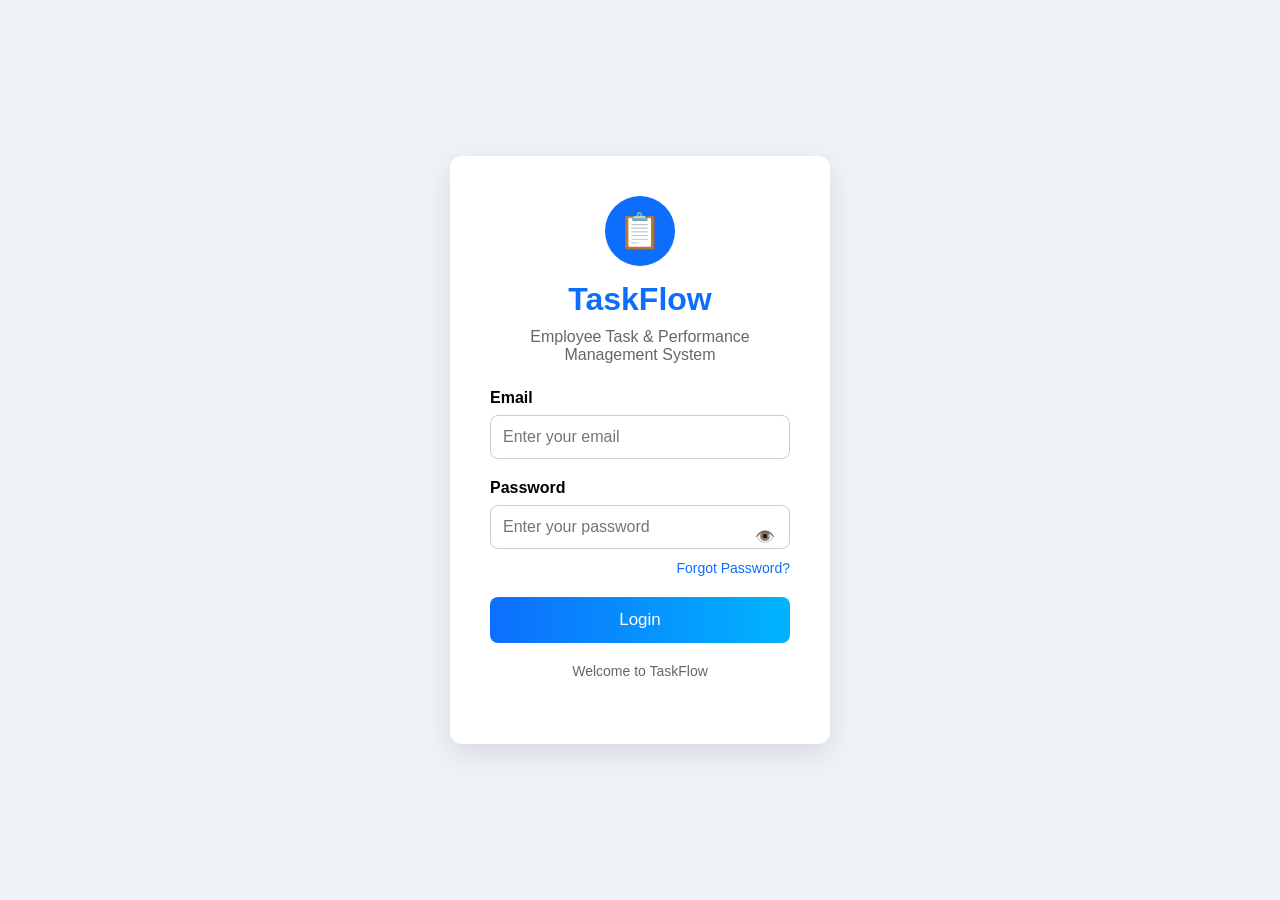
<file: index.html>
<!DOCTYPE html>
<html lang="en">
<head>
    <meta charset="UTF-8">
    <meta name="viewport" content="width=device-width, initial-scale=1.0">
    <title>TaskFlow - Login</title>
    <link rel="stylesheet" href="style.css">
</head>
<body>

    <div class="container">

        <div class="login-box">
            <div class="logo">
    📋
</div>

<h1>TaskFlow</h1>
<p>Employee Task & Performance Management System</p>


            <form id="loginForm">

                <label>Email</label>
                <input type="email" placeholder="Enter your email" required>

                <label>Password</label>
                <div class="password-box">
    <input type="password" id="password" placeholder="Enter your password">
    <span id="togglePassword">👁️</span>
</div>
                <div class="forgot">
    <a href="#">Forgot Password?</a>
</div>

                <button type="submit">Login</button>

            </form>

            <p class="footer">
                Welcome to TaskFlow
            </p>

        </div>

    </div>
    
<script src="script.js"></script>
</body>
</html>
</file>
<file: style.css>
*{
    margin:0;
    padding:0;
    box-sizing:border-box;
    font-family:Arial, Helvetica, sans-serif;
}

body{
    background:#eef3f8;
    margin:0;
}

.container{
    width:100%;
    display:flex;
    justify-content:center;
    align-items:center;
    min-height:100vh;
}

.login-box{
    width:380px;
    background:#fff;
    padding:40px;
    border-radius:12px;
    box-shadow:0 10px 30px rgba(0,0,0,0.1);
}

.login-box h1{
    text-align:center;
    color:#0d6efd;
    margin-bottom:10px;
}

.login-box p{
    text-align:center;
    color:#666;
    margin-bottom:25px;
}

label{
    display:block;
    margin-bottom:8px;
    font-weight:bold;
}

input{
    width:100%;
    padding:12px;
    margin-bottom:20px;
    border:1px solid #ccc;
    border-radius:8px;
    font-size:16px;
}

input:focus{
    outline:none;
    border:1px solid #0d6efd;
}

button{
    width:100%;
    padding:13px;
    border:none;
    border-radius:8px;
    color:white;
    font-size:17px;
    cursor:pointer;
    background:linear-gradient(to right,#0d6efd,#00b4ff);
    transition:.4s;
}

button:hover{
    transform:translateY(-3px);
    box-shadow:0 10px 20px rgba(0,0,0,.2);
}

.footer{
    margin-top:20px;
    font-size:14px;
    color:#888;
}
.logo{
    width:70px;
    height:70px;
    background:#0d6efd;
    border-radius:50%;
    display:flex;
    justify-content:center;
    align-items:center;
    margin:0 auto 15px;
    font-size:35px;
    color:white;
}
.forgot{
    text-align:right;
    margin-top:-10px;
    margin-bottom:20px;
}

.forgot a{
    text-decoration:none;
    color:#0d6efd;
    font-size:14px;
}

.forgot a:hover{
    text-decoration:underline;
}
.password-box{
    position:relative;
}

.password-box input{
    width:100%;
}

#togglePassword{
    position:absolute;
    right:15px;
    top:35%;
    cursor:pointer;
}
button{
    width:100%;
    padding:13px;
    border:none;
    border-radius:8px;
    color:white;
    font-size:17px;
    cursor:pointer;
    background:linear-gradient(to right,#0d6efd,#00b4ff);
    transition:.4s;
}

button:hover{
    transform:translateY(-3px);
    box-shadow:0 10px 20px rgba(0,0,0,.2);
}
/* ---------------- Dashboard ---------------- */

.dashboard{
    display:flex;
    min-height:100vh;
}

.sidebar{
    width:240px;
    background:#0d6efd;
    color:white;
    padding:25px;
}

.sidebar h2{
    text-align:center;
    margin-bottom:35px;
}

.sidebar ul{
    list-style:none;
}

.sidebar ul li{
    padding:15px;
    margin-bottom:10px;
    border-radius:8px;
    cursor:pointer;
    transition:.3s;
}

.sidebar ul li:hover{
    background:rgba(255,255,255,.2);
}

.sidebar i{
    margin-right:10px;
}

.main{
    flex:1;
    background:#eef3f8;
    padding:30px;
}

.topbar{
    display:flex;
    justify-content:space-between;
    align-items:center;
    margin-bottom:30px;
}

.admin{
    display:flex;
    align-items:center;
    gap:20px;
}

.admin i{
    font-size:22px;
    cursor:pointer;
}

.admin img{
    width:45px;
    height:45px;
    border-radius:50%;
}

.cards{
    display:grid;
    grid-template-columns:repeat(4,1fr);
    gap:20px;
}

.card{
    background:white;
    padding:25px;
    border-radius:12px;
    box-shadow:0 10px 20px rgba(0,0,0,.08);
    text-align:center;
    transition:.3s;
}

.card:hover{
    transform:translateY(-8px);
}

.card i{
    font-size:35px;
    color:#0d6efd;
    margin-bottom:15px;
}

.card h2{
    margin-top:10px;
}

.recent{
    margin-top:40px;
    background:white;
    padding:25px;
    border-radius:12px;
    box-shadow:0 10px 20px rgba(0,0,0,.08);
}

table{
    width:100%;
    border-collapse:collapse;
    margin-top:20px;
}

th{
    background:#0d6efd;
    color:white;
}

th,td{
    padding:15px;
    border-bottom:1px solid #ddd;
    text-align:left;
}
.welcome{
    display:flex;
    justify-content:space-between;
    align-items:center;
    background:white;
    padding:20px;
    border-radius:12px;
    box-shadow:0 8px 18px rgba(0,0,0,.08);
    margin-bottom:25px;
}

.welcome p{
    color:gray;
}

.date{
    color:#0d6efd;
    font-weight:bold;
}
.search-box input{

    width:300px;
    padding:12px 18px;
    border-radius:30px;
    border:1px solid #ccc;
    outline:none;

}
.blue{
    border-left:6px solid #0d6efd;
}

.orange{
    border-left:6px solid orange;
}

.green{
    border-left:6px solid green;
}

.red{
    border-left:6px solid crimson;
}
.completed{
    color:green;
    font-weight:bold;
}

.pending{
    color:red;
    font-weight:bold;
}

.progress{
    color:orange;
    font-weight:bold;
}
.progress-card{

margin-top:25px;
background:white;
padding:20px;
border-radius:12px;

}

.progress-bar{

width:100%;
height:12px;
background:#ddd;
border-radius:20px;

}

.progress-fill{

width:82%;
height:12px;
background:#0d6efd;
border-radius:20px;

}
.stats{

display:grid;
grid-template-columns:repeat(3,1fr);
gap:20px;
margin-top:30px;

}

.box{

background:white;
padding:20px;
text-align:center;
border-radius:12px;
box-shadow:0 5px 15px rgba(0,0,0,.08);

}
</file>
